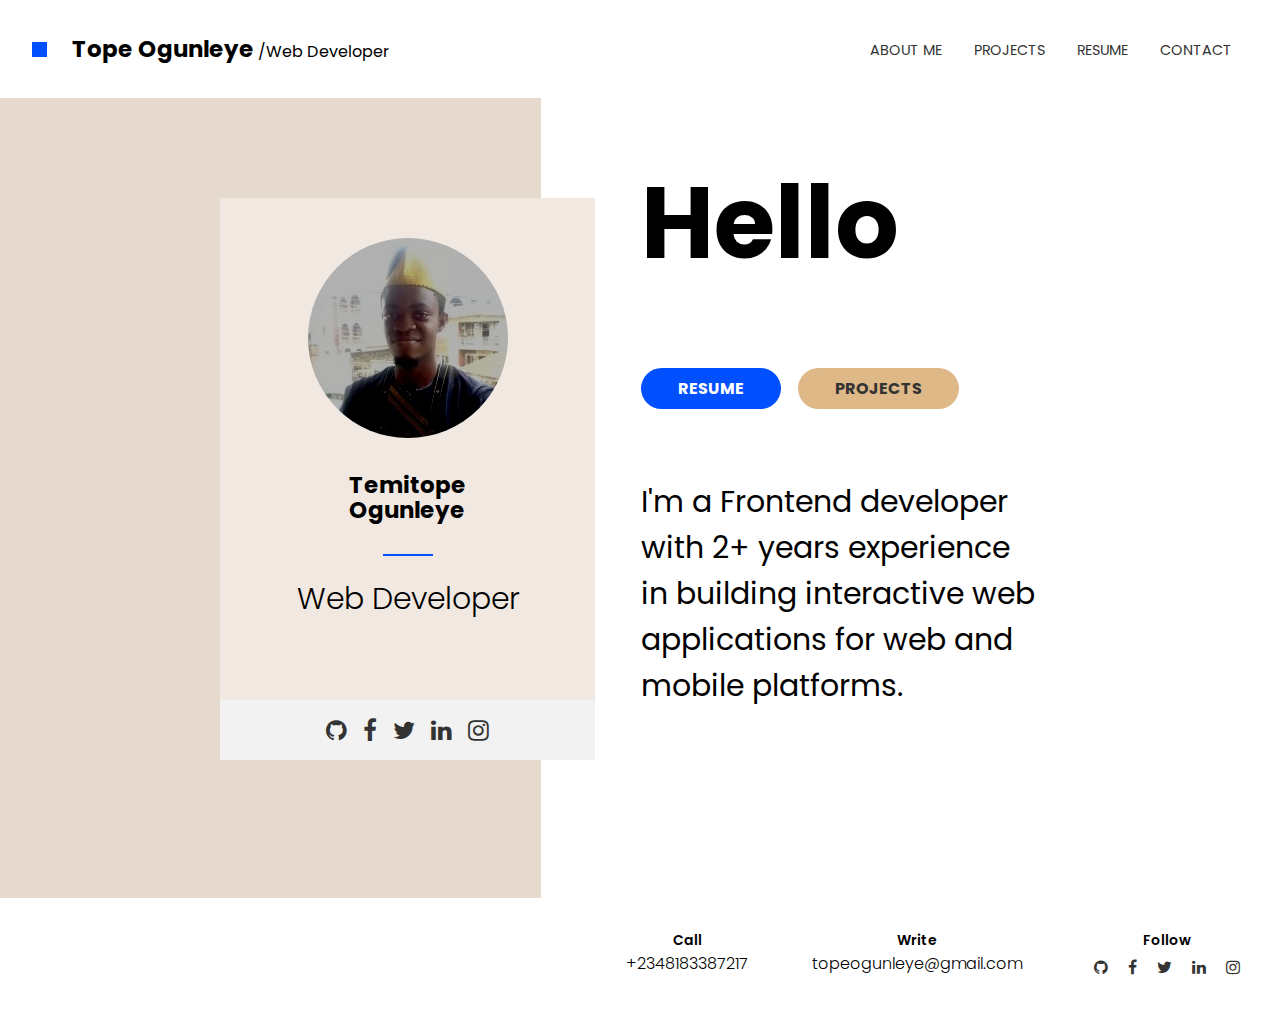
<file: index.html>
<!DOCTYPE html>
<html lang="en">
<head>
  <meta charset="UTF-8" />
  <meta name="viewport" content="width=device-width, initial-scale=1.0" />
  <meta name="description" content="Hello, I'm a Frontend developer with 2+ years experience in building interactive web applications for web and mobile platforms. Track record of maintaining a high bar for quality of code and working aggressively to eliminate unnecessary duplication and unused code.">
  <meta name="keywords" content="web developer, javascript developer, html, css, javascript, developer, Frontend developer, developer portfolio, temitope ogunleye, temitope, ogunleye">
  <title>Tope Ogunleye | Portfolio</title>
  <link
  rel="stylesheet"
  href="https://cdnjs.cloudflare.com/ajax/libs/font-awesome/4.7.0/css/font-awesome.min.css"
/>
<link rel="stylesheet" href="css/style.css" />
<!-- <link
  rel="stylesheet"
  media="screen and (min-width: 361px) and (max-width: 854px)"
  href="css/mobile.css"
/> -->
<link
  rel="stylesheet"
  media="screen and (max-width: 854px)"
  href="css/mobile360.css"
/>
<link
  rel="stylesheet"
  media="screen and (max-height: 540px)"
  href="css/tablet.css"
/>
<link 
rel="stylesheet"
media="screen
and (device-width : 768px) 
and (device-height: 1024px)"
href="css/ipad.css"
/>
<link
  rel="stylesheet"
  media="screen and (max-width: 854px)"
  href="css/menu.css"
/>
</head>
<body>
<nav id="navbar">
  <div class="left-sidebar">
        <span class="name"
        ><div class="tinybox"></div>
          Tope Ogunleye</span
        >
    <span class="job">&#47;Web Developer</span>
  </div>
  <div class="menu-wrap">
    <button class="ham"></button>
    <div>
      <div class="navbar right-sidebar">
        <ul>
          <li><a href="./index.html" id="about" class="menuLink">ABOUT ME</a></li>
          <li><a href="./projects.html" class="projects menuLink">PROJECTS</a></li>
          <li><a href="./resume.html" class="resume menuLink">RESUME</a></li>
          <li><a href="./contact.html" id="contact" class="menuLink">CONTACT</a></li>
        </ul>
      </div>
    </div>
  </div>
  </div>
</nav>

<div class="background">
  <div class="about-me">
    <div class="background-container">
      <div class="background-left">
        <div class="profile-container">
        <div class="profile-image">
        <img src="img/Profile.jpg" alt="profile image" />
    
        <p class="myname"><span>Temitope</span><span>Ogunleye</span></p>
    
        <div class="horizontal-line"></div>
    
        <p>Web Developer</p>
    
        <div class="profile-image-btn">
          <a href="./resume.html" class="btn btn-blue resume-button"
            >RESUME</a
          >
          <a
            href="./projects.html"
            class="btn btn-brown projects"
            >PROJECTS</a
          >
        </div>
            <div class="social-media">
                      <a
                  href="https://github.com/topeogunleye
                    "
                  class="fa fa-github"
                  target="_blank"
                ></a>
                <a
                  href="https://web.facebook.com/topeogunleye21
                "
                  class="fa fa-facebook"
                  target="_blank"
                ></a>
                <a
                  href="https://twitter.com/temi_web
                "
                  class="fa fa-twitter"
                  target="_blank"
                ></a>
                <a
                  href="https://www.linkedin.com/in/ogunleye
                "
                  class="fa fa-linkedin"
                  target="_blank"
                ></a>
                <a
                  href="https://www.instagram.com/topeogunleye1/
                "
                  class="fa fa-instagram"
                  target="_blank"
                ></a>
                    </div>
          </div>
        </div>
      </div>
      <div class="background-right">
        <div class="bg-right-container">
          <p class="header">Hello</p>
          <div class="bg-right-btn">
          <a href="./resume.html" class="btn btn-blue resume">RESUME</a>
          <a href="./projects.html" class="btn btn-brown projects">PROJECTS</a>
          </div>
          <div class="dev-description">
            <p class="first-p">
              I'm a Frontend developer with 2+ years experience in building
              interactive web applications for web and mobile platforms.
            </p>
    
          </div>
        </div>
      </div>
    </div>
    </div>
</div>

<footer class="footer">
  <div class="contact">
    <div class="call">
      <h3>Call</h3>
      <p>+2348183387217</p>
    </div>
    <div class="write">
      <h3>Write</h3>
      <p>topeogunleye@gmail.com</p>
    </div>
    <div class="follow">
      <h3>Follow</h3>
      <div class="follow-links">
        <a
                href="https://github.com/topeogunleye
                "
                class="fa fa-github"
                target="_blank"
        ></a>
        <a
                href="https://web.facebook.com/topeogunleye21
            "
                class="fa fa-facebook"
                target="_blank"
        ></a>
        <a
                href="https://twitter.com/temi_web
            "
                class="fa fa-twitter"
                target="_blank"
        ></a>
        <a
                href="https://www.linkedin.com/in/ogunleye
            "
                class="fa fa-linkedin"
                target="_blank"
        ></a>
        <a
                href="https://www.instagram.com/topeogunleye1/
            "
                class="fa fa-instagram"
                target="_blank"
        ></a>
      </div>
    </div>
  </div>
</footer>
<script src="script.js"></script>
</body>
</html>
</file>
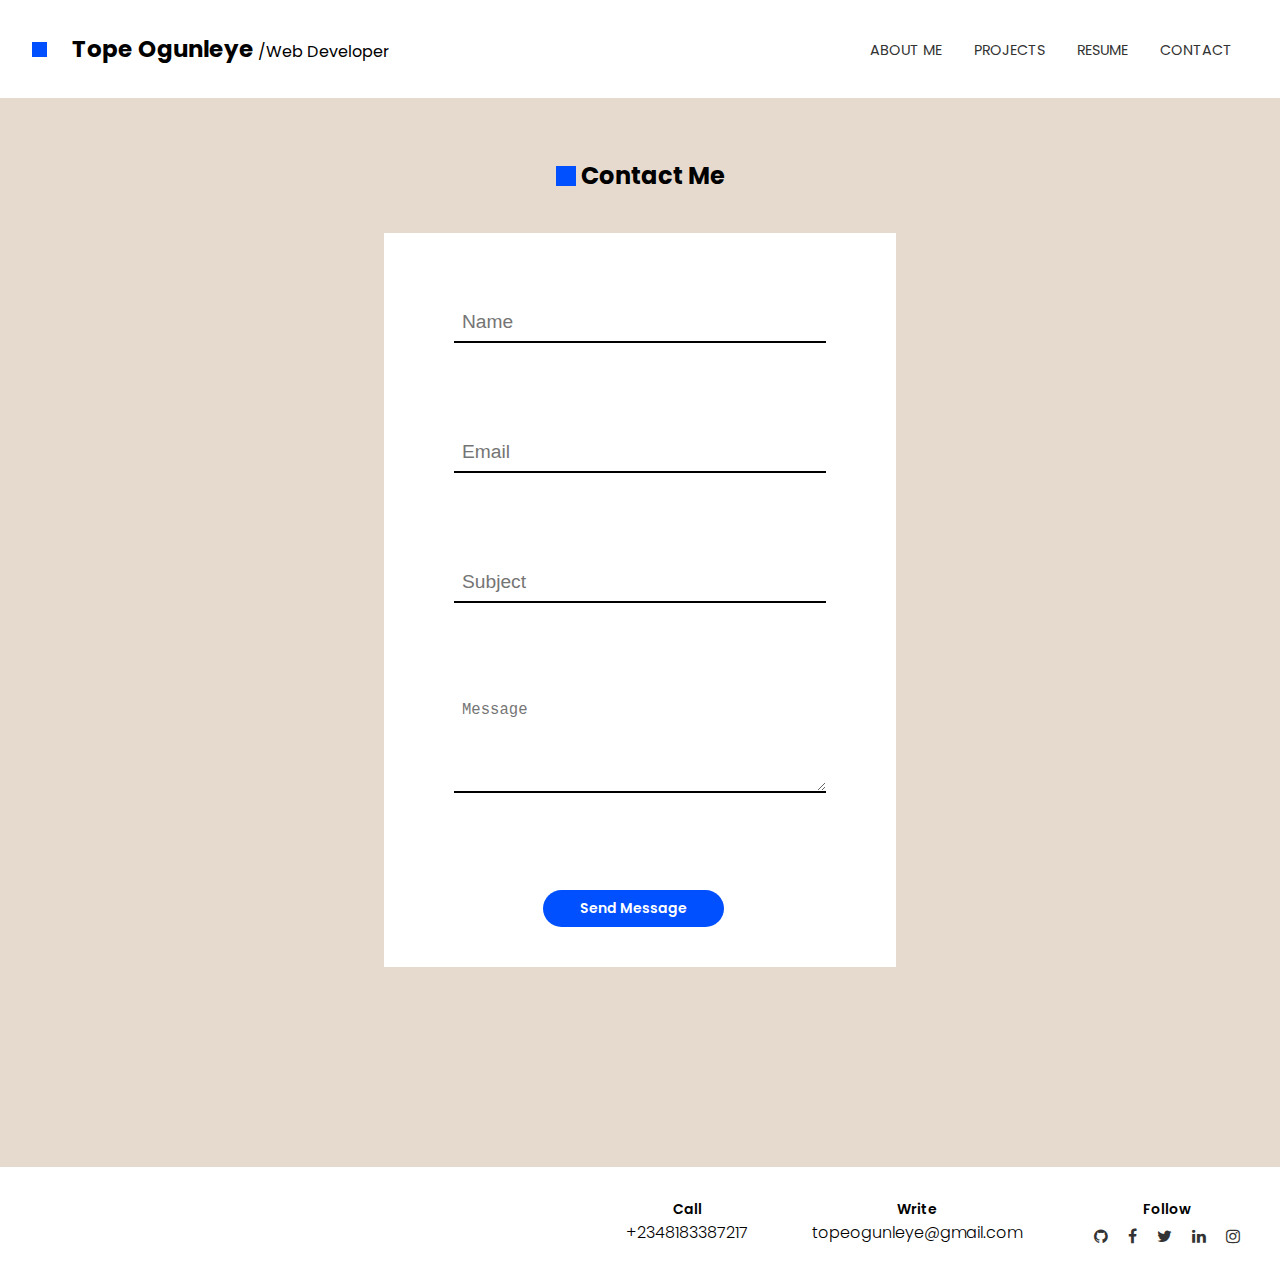
<file: contact.html>
<!DOCTYPE html>
<html lang="en">
  <head>
    <meta charset="UTF-8" />
    <meta name="viewport" content="width=device-width, initial-scale=1.0" />
    <title>Document</title>
    <link
      rel="stylesheet"
      href="https://cdnjs.cloudflare.com/ajax/libs/font-awesome/4.7.0/css/font-awesome.min.css"
    />
    <link rel="stylesheet" href="css/style.css" />
    <link
      rel="stylesheet"
      media="screen and (max-width: 414px)"
      href="css/mobile.css"
    />
    <link
      rel="stylesheet"
      media="screen and (max-height: 540px)"
      href="css/tablet.css"
    />
    <link
      rel="stylesheet"
      media="screen
    and (device-width : 768px) 
    and (device-height: 1024px)"
      href="css/ipad.css"
    />
    <link
      rel="stylesheet"
      media="screen and (max-width: 854px)"
      href="css/menu.css"
    />
  </head>
  <body>
    <nav id="navbar">
      <div class="left-sidebar">
            <span class="name"
            ><div class="tinybox"></div>
              Tope Ogunleye</span
            >
        <span class="job">&#47;Web Developer</span>
      </div>
      <div class="menu-wrap">
        <button class="ham"></button>
        <div>
          <div class="navbar right-sidebar">
            <ul>
              <li><a href="./index.html" id="about" class="menuLink">ABOUT ME</a></li>
              <li><a href="./projects.html" class="projects menuLink">PROJECTS</a></li>
              <li><a href="./resume.html" class="resume menuLink">RESUME</a></li>
              <li><a href="./contact.html" id="contact" class="menuLink">CONTACT</a></li>
            </ul>
          </div>
        </div>
      </div>
      </div>
    </nav>
    

    <div class="background">
      <h2 class="contact">
        <div class="tinybox-resume"></div>
        Contact Me
      </h2>

      <!-- Contact Section -->
      <form class="form-style-9">
        <ul>
          <li>
            <input
              type="text"
              name="field1"
              class="field-style field-full align-none"
              placeholder="Name"
            />
          </li>
          <li>
            <input
              type="email"
              name="field3"
              class="field-style field-full align-none"
              placeholder="Email"
            />
          </li>
          <li>
            <input
              type="text"
              name="field3"
              class="field-style field-full align-none"
              placeholder="Subject"
            />
          </li>
          <li>
            <textarea
              name="field5"
              class="field-style"
              placeholder="Message"
            ></textarea>
          </li>
          <li>
            <!-- <input class="btn btn-blue download"type="submit" value="Send Message" /> -->
            <div class="center">
              <a href="" class="btn btn-blue download">Send Message</a>
            </div>
          </li>
        </ul>
      </form>
    </div>

    <footer class="footer reduce-margin">
      <div class="contact">
        <div class="call">
          <h3>Call</h3>
          <p>+2348183387217</p>
        </div>
        <div class="write">
          <h3>Write</h3>
          <p>topeogunleye@gmail.com</p>
        </div>
        <div class="follow">
          <h3>Follow</h3>
          <div class="follow-links">
            <a
              href="https://github.com/topeogunleye
                "
              class="fa fa-github"
              target="_blank"
            ></a>
            <a
              href="https://web.facebook.com/topeogunleye21
            "
              class="fa fa-facebook"
              target="_blank"
            ></a>
            <a
              href="https://twitter.com/temi_web
            "
              class="fa fa-twitter"
              target="_blank"
            ></a>
            <a
              href="https://www.linkedin.com/in/ogunleye
            "
              class="fa fa-linkedin"
              target="_blank"
            ></a>
            <a
              href="https://www.instagram.com/topeogunleye1/
            "
              class="fa fa-instagram"
              target="_blank"
            ></a>
          </div>
        </div>
      </div>
    </footer>
    <script src="script.js"></script>
  </body>
</html>
</file>
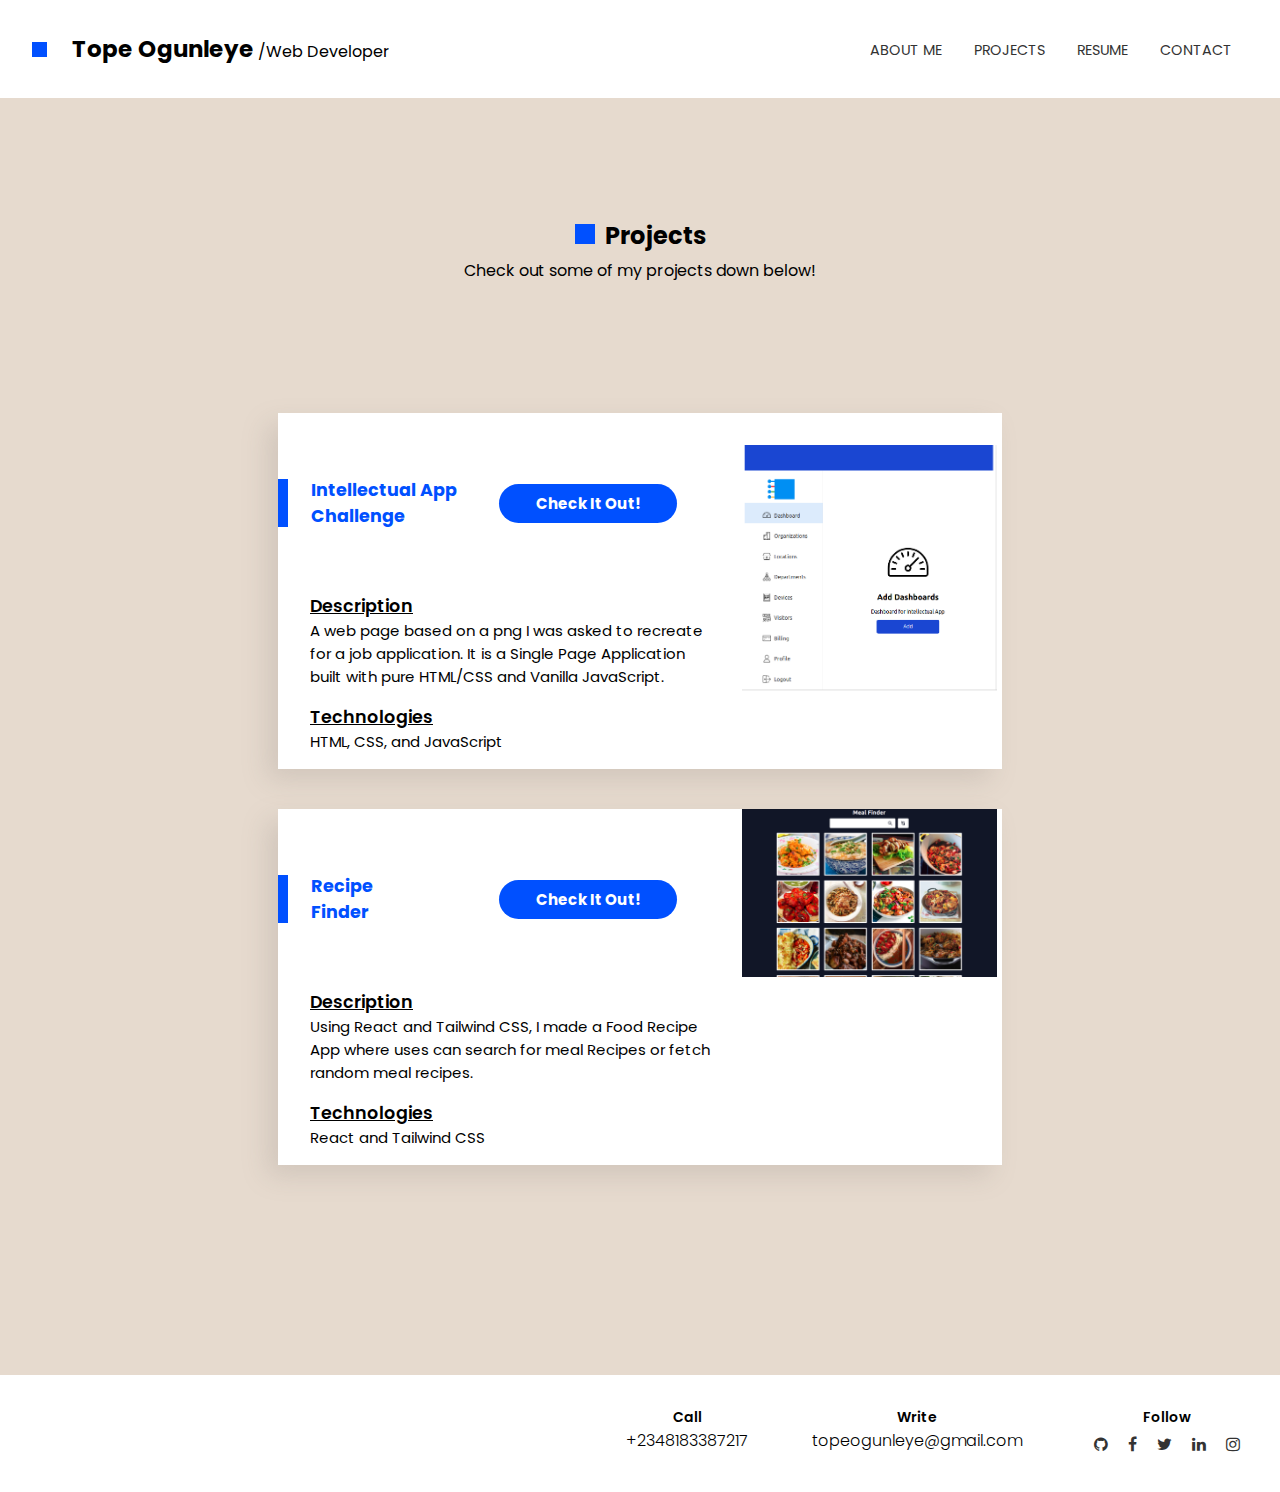
<file: projects.html>
<!DOCTYPE html>
<html lang="en">
  <head>
    <meta charset="UTF-8" />
    <meta name="viewport" content="width=device-width, initial-scale=1.0" />
    <title>Document</title>
    <link
    rel="stylesheet"
    href="https://cdnjs.cloudflare.com/ajax/libs/font-awesome/4.7.0/css/font-awesome.min.css"
/>
<link rel="stylesheet" href="css/style.css" />
<!-- <link
  rel="stylesheet"
  media="screen and (min-width: 361px) and (max-width: 854px)"
  href="css/mobile.css"
/> -->
<link
  rel="stylesheet"
  media="screen and (max-width: 854px)"
  href="css/mobile360.css"
/>
<link
    rel="stylesheet"
    media="screen and (max-height: 540px)"
    href="css/tablet.css"
/>
<link 
  rel="stylesheet"
 media="screen
and (device-width : 768px) 
and (device-height: 1024px)"
href="css/ipad.css"
/>
<link
    rel="stylesheet"
    media="screen and (max-width: 854px)"
    href="css/menu.css"
/>
  </head>
  <body>
    <nav id="navbar">
      <div class="left-sidebar">
            <span class="name"
            ><div class="tinybox"></div>
              Tope Ogunleye</span
            >
        <span class="job">&#47;Web Developer</span>
      </div>
      <div class="menu-wrap">
        <button class="ham"></button>
        <div>
          <div class="navbar right-sidebar">
            <ul>
              <li><a href="./index.html" id="about" class="menuLink">ABOUT ME</a></li>
              <li><a href="./projects.html" class="projects menuLink">PROJECTS</a></li>
              <li><a href="./resume.html" class="resume menuLink">RESUME</a></li>
              <li><a href="./contact.html" id="contact" class="menuLink">CONTACT</a></li>
            </ul>
          </div>
        </div>
      </div>
      </div>
    </nav>
    

    <div class="background">
      <h2 class="projects">
        <div class="tinybox-resume"></div>
        Projects
      </h2>

      <p>Check out some of my projects down below!</p>
      <div id="projects">
        <div class="project-container box">
          <div class="project-text exp-left one">
            <div class="project-headline">
              <div class="bar"></div>
              <div class="heading-container">
                <h3>Intellectual App</h3>
                <h3>Challenge</h3>
              </div>
              <div class="button">
                <a
                  href="https://intellectualapp.netlify.app/#"
                  class="btn btn-blue"
                  target="_blank"
                  >Check It Out!</a
                >
              </div>
            </div>

            <h3 class="project-description">Description</h3>
            <p>
              A web page based on a png I was asked to recreate for a job
              application. It is a Single Page Application built with pure
              HTML/CSS and Vanilla JavaScript.
            </p>

            <h3 class="project-description">Technologies</h3>
            <p>HTML, CSS, and JavaScript</p>
          </div>
          <div class="project-picture exp-right">
            <img src="./img/project1.png" alt="project one" class="p-image" />
          </div>
        </div>
      </div>

      <div id="projects">
        <div class="project-container box">
          <div class="project-text exp-left two">
            <div class="project-headline edgeledger">
              <div class="bar"></div>
              <div class="heading-container ">
                <h3>Recipe</h3>
                <h3>Finder</h3>
              </div>
              <div class="button">
                <a
                  href="https://recipeforninjas.com"
                  class="btn btn-blue"
                  target="_blank"
                  >Check It Out!</a
                >
              </div>
            </div>

            <h3 class="project-description">Description</h3>
            <p>
               Using React and Tailwind CSS, I made a Food Recipe App where uses can search for meal Recipes or fetch random meal recipes.
            </p>

            <h3 class="project-description">Technologies</h3>
            <p>React and Tailwind CSS</p>
          </div>
          <div class="project-picture exp-right edgeledger">
            <img src="./img/project2.png" alt="project one" class="p-image" />
          </div>
        </div>
      </div>
    </div>

    <footer class="footer reduce-margin">
      <div class="contact">
        <div class="call">
          <h3>Call</h3>
          <p>+2348183387217</p>
        </div>
        <div class="write">
          <h3>Write</h3>
          <p>topeogunleye@gmail.com</p>
        </div>
        <div class="follow">
          <h3>Follow</h3>
          <div class="follow-links">
            <a
              href="https://github.com/topeogunleye
                "
              class="fa fa-github"
              target="_blank"
            ></a>
            <a
              href="https://web.facebook.com/topeogunleye21
            "
              class="fa fa-facebook"
              target="_blank"
            ></a>
            <a
              href="https://twitter.com/temi_web
            "
              class="fa fa-twitter"
              target="_blank"
            ></a>
            <a
              href="https://www.linkedin.com/in/ogunleye
            "
              class="fa fa-linkedin"
              target="_blank"
            ></a>
            <a
              href="https://www.instagram.com/topeogunleye1/
            "
              class="fa fa-instagram"
              target="_blank"
            ></a>
          </div>
        </div>
      </div>
    </footer>
    <script src="script.js"></script>
  </body>
</html>
</file>
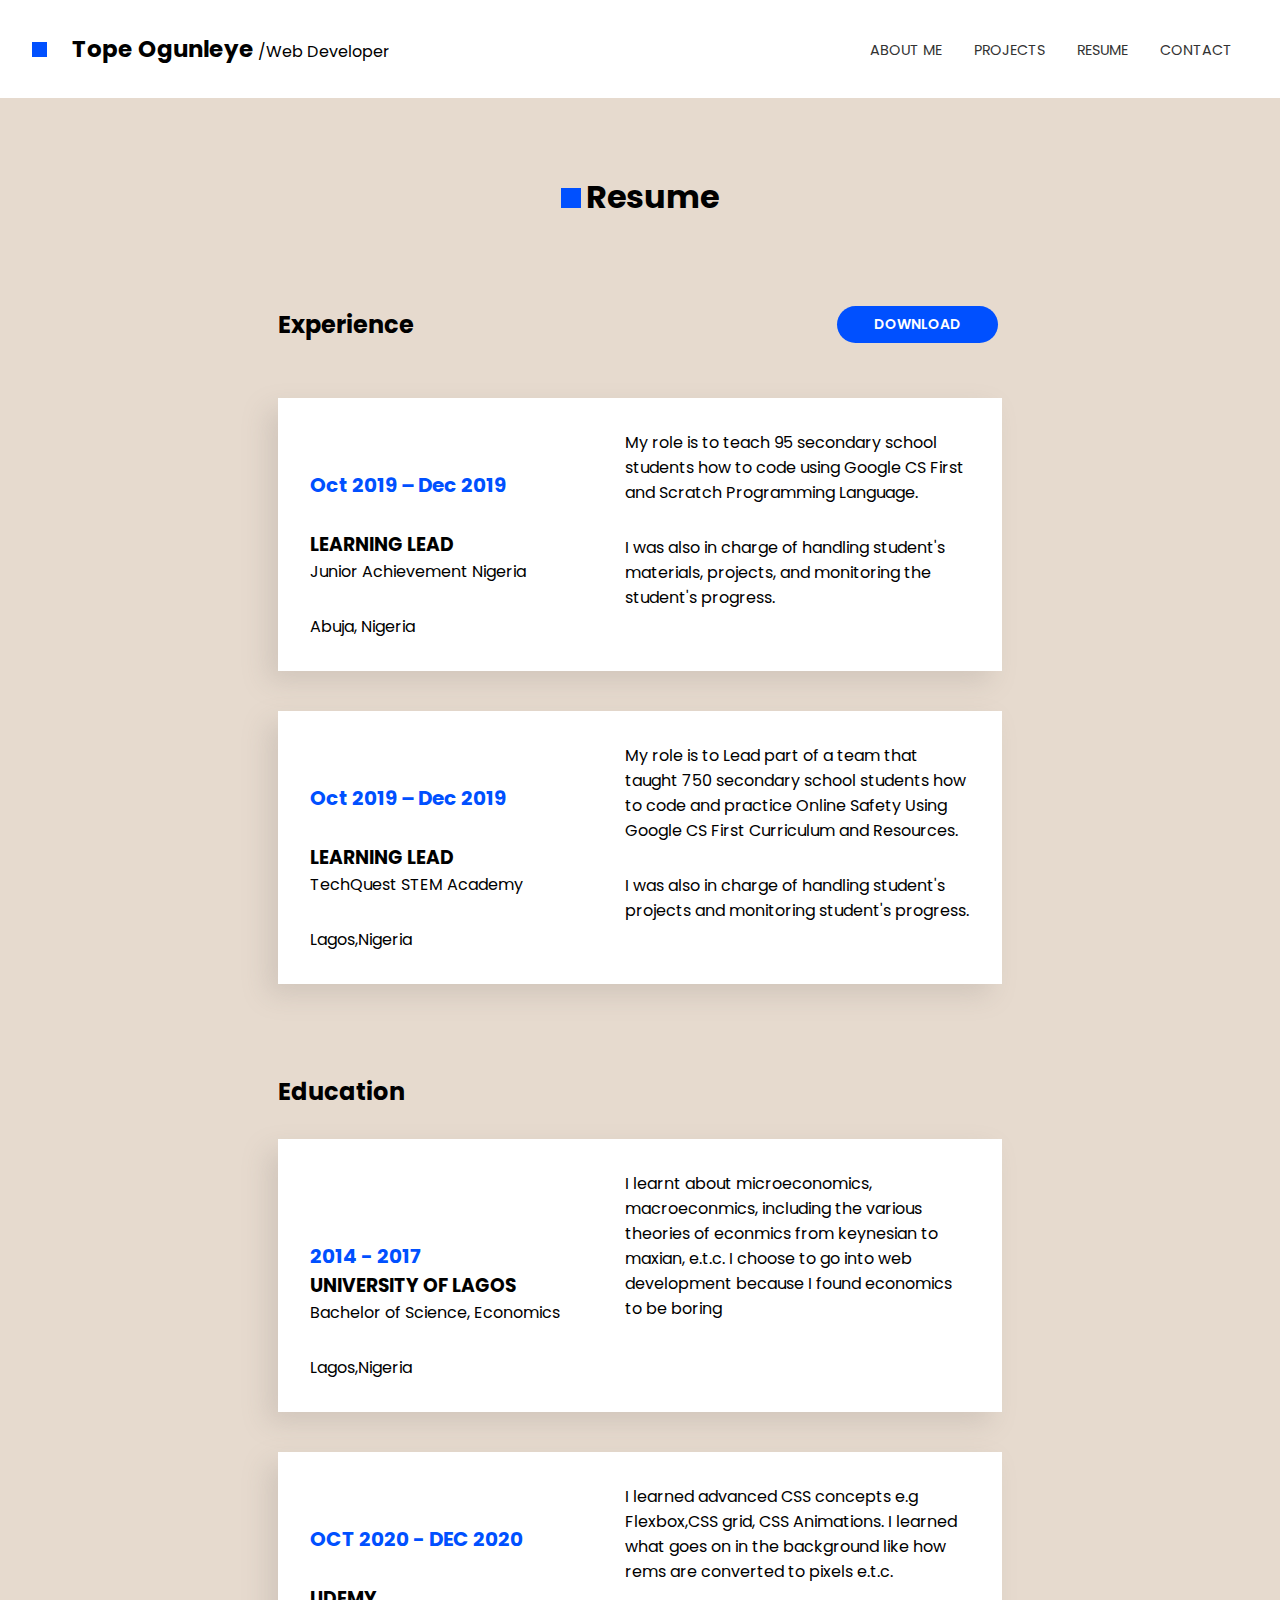
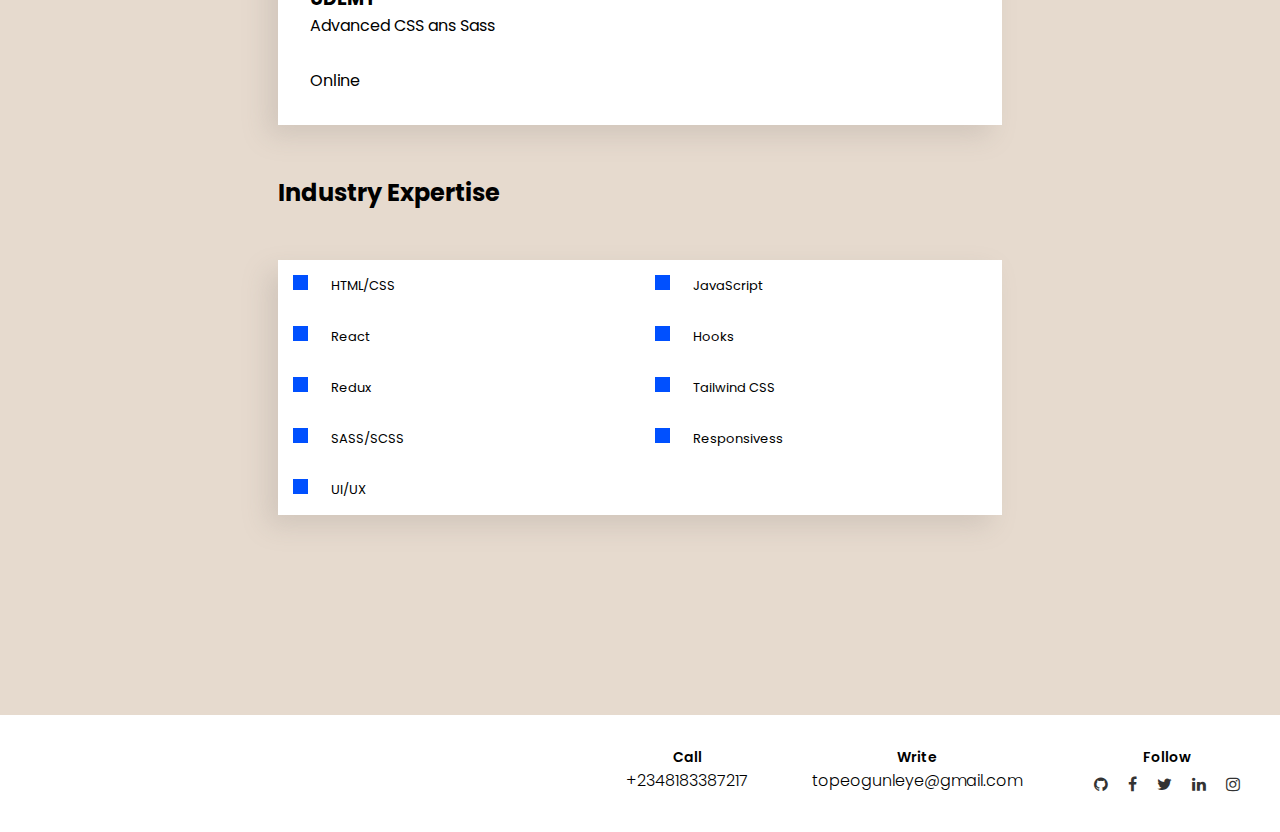
<file: resume.html>
<!DOCTYPE html>
<html lang="en">
<head>
    <meta charset="UTF-8" />
    <meta name="viewport" content="width=device-width, initial-scale=1.0" />
    <title>Document</title>
    <link
    rel="stylesheet"
    href="https://cdnjs.cloudflare.com/ajax/libs/font-awesome/4.7.0/css/font-awesome.min.css"
/>
<link rel="stylesheet" href="css/style.css" />
<!-- <link
  rel="stylesheet"
  media="screen and (min-width: 361px) and (max-width: 854px)"
  href="css/mobile.css"
/> -->
<link
  rel="stylesheet"
  media="screen and (max-width: 854px)"
  href="css/mobile360.css"
/>
<link
    rel="stylesheet"
    media="screen and (max-height: 540px)"
    href="css/tablet.css"
/>
<link 
  rel="stylesheet"
 media="screen
and (device-width : 768px) 
and (device-height: 1024px)"
href="css/ipad.css"
/>
<link
    rel="stylesheet"
    media="screen and (max-width: 854px)"
    href="css/menu.css"
/>
</head>
<body>
    <nav id="navbar">
        <div class="left-sidebar">
              <span class="name"
              ><div class="tinybox"></div>
                Tope Ogunleye</span
              >
          <span class="job">&#47;Web Developer</span>
        </div>
        <div class="menu-wrap">
          <button class="ham"></button>
          <div>
            <div class="navbar right-sidebar">
              <ul>
                <li><a href="./index.html" id="about" class="menuLink">ABOUT ME</a></li>
                <li><a href="./projects.html" class="projects menuLink">PROJECTS</a></li>
                <li><a href="./resume.html" class="resume menuLink">RESUME</a></li>
                <li><a href="./contact.html" id="contact" class="menuLink">CONTACT</a></li>
              </ul>
            </div>
          </div>
        </div>
        </div>
      </nav>
      
<div class="background resume">
    <h1><div class="tinybox-resume"></div>Resume</h1>
    <div class="header-container">
      <h2>Experience</h2>
      <a href="./cv/cv.pdf" class="btn btn-blue download item" target="_blank">DOWNLOAD</a>
    </div>

    <!-- Experience Section -->
    <div class="experience box resume">
      <div class="exp-left resume">
        <p class="date">Oct 2019 – Dec 2019</p>

        <h3>LEARNING LEAD</h3>
        <p class="company">Junior Achievement Nigeria</p>

        <p>Abuja, Nigeria</p>
      </div>

      <div class="exp-right">
        <p>
          <span class="first-paragraph"
            >My role is to teach 95 secondary school students how to code
            using Google CS First and Scratch Programming Language.</span
          >
          <span class="second-paragraph"
            >I was also in charge of handling student's materials, projects,
            and monitoring the student's progress.</span
          >
        </p>

        <p></p>
      </div>
    </div>

    <div class="experience box resume">
      <div class="exp-left resume">
        <p class="date">Oct 2019 – Dec 2019</p>

        <h3>LEARNING LEAD</h3>
        <p class="company">TechQuest STEM Academy</p>

        <p>Lagos,Nigeria</p>
      </div>

      <div class="exp-right">
        <p>
          <span class="first-paragraph"
            >My role is to Lead part of a team that taught 750 secondary
            school students how to code and practice Online Safety Using
            Google CS First Curriculum and Resources.</span
          >
          <span class="second-paragraph"
            >I was also in charge of handling student's projects and
            monitoring student's progress.</span
          >
        </p>

        <p></p>
      </div>
    </div>

    <div class="header-container">
      <h2 class="edu-head">Education</h2>
    </div>
    <div class="education box resume">
      <div class="exp-left resume">
        <p class="date first-edu">2014 - 2017</p>

        <h3>UNIVERSITY OF LAGOS</h3>
        <p class="company">Bachelor of Science, Economics</p>

        <p>Lagos,Nigeria</p>
      </div>

      <div class="exp-right">
        <p>
          I learnt about microeconomics, macroeconmics, including the various
          theories of econmics from keynesian to maxian, e.t.c. I choose to go
          into web development because I found economics to be boring
        </p>

        <p></p>
      </div>
    </div>

    <div class="education box resume">
      <div class="exp-left resume">
        <p class="date">OCT 2020 - DEC 2020</p>

        <h3>UDEMY</h3>
        <p class="company">Advanced CSS ans Sass</p>

        <p>Online</p>
      </div>

      <div class="exp-right">
        <p>
          I learned advanced CSS concepts e.g Flexbox,CSS grid, CSS
          Animations. I learned what goes on in the background like how rems
          are converted to pixels e.t.c.
        </p>

        <p></p>
      </div>
    </div>

    <!-- Skills/ Languagues Section -->
    <h2 class="header-container ind-head">Industry Expertise</h2>
    <div class="industry-skills box resume">
          <ul class="industry-expertise">
            <li class="firstitem item">
              <a href="#"
                ><div class="tinybox"></div>
                HTML/CSS</a
              >
            </li>
            <li class="item">
              <a href="#"
                ><div class="tinybox"></div>
                JavaScript</a
              >
            </li>
            <li class="item">
              <a href="#"
                ><div class="tinybox"></div>
                React</a
              >
            </li>
            <li class="item">
              <a href="#"
                ><div class="tinybox"></div>
                Hooks</a
              >
            </li>
            <li class="item">
              <a href="#"
                ><div class="tinybox"></div>
                Redux</a
              >
            </li>
            <li class="item">
              <a href="#"
                ><div class="tinybox"></div>
                Tailwind CSS</a
              >
            </li>
            <li class="item">
            <a href="#"
              ><div class="tinybox "></div>
              SASS/SCSS</a
            >
          </li>
          <li class="item">
          <a href="#"
            ><div class="tinybox"></div>
            Responsivess</a
          >
        </li>
        <li class="item">
        <a href="#"
          ><div class="tinybox"></div>
          UI/UX</a
        >
      </li>
          </ul>

   
    </div>
    </div>
</div>

<footer class="footer reduce-margin reduce-width-resume">
    <div class="contact">
        <div class="call">
            <h3>Call</h3>
            <p>+2348183387217</p>
        </div>
        <div class="write">
            <h3>Write</h3>
            <p>topeogunleye@gmail.com</p>
        </div>
        <div class="follow">
            <h3>Follow</h3>
            <div class="follow-links">
                <a
                href="https://github.com/topeogunleye
                  "
                class="fa fa-github"
                target="_blank"
              ></a>
              <a
                href="https://web.facebook.com/topeogunleye21
              "
                class="fa fa-facebook"
                target="_blank"
              ></a>
              <a
                href="https://twitter.com/temi_web
              "
                class="fa fa-twitter"
                target="_blank"
              ></a>
              <a
                href="https://www.linkedin.com/in/ogunleye
              "
                class="fa fa-linkedin"
                target="_blank"
              ></a>
              <a
                href="https://www.instagram.com/topeogunleye1/
              "
                class="fa fa-instagram"
                target="_blank"
              ></a>
            </div>
        </div>
    </div>
</footer>
<script src="script.js"></script>
</body>
</html>
</file>
<file: css/style.css>
@import url("https://fonts.googleapis.com/css2?family=Poppins:wght@200;300;600;700&display=swap");
:root {
  --shd: -11.31px 11.31px 25px 0px rgba(138,131,124,0.23);
}
* {
  box-sizing: border-box;
  margin: 0;
  padding: 0;
  -shd: -11.31px 11.31px 25px 0px rgba(138,131,124,0.23);
}
.html {
  scroll-behavior: smooth;
}
body {
  font-family: "Poppins", sans-serif;
  height: 100vh;
}

#navbar {
  display: flex;
  position: sticky;
  top: 0;
  justify-content: space-between;
  background: #fff;
  z-index: 2;
  padding: 2rem;
  align-items: center;
}

.left-sidebar .name {
  font-weight: 700;
  font-size: 23px;
}

button {
  display: none;
}

#navbar ul {
  display: flex;
  align-items: center;
  list-style: none;
}

#navbar ul li a {
  color: #333;
  padding: 0.75rem;
  margin: 0 0.25rem;
  justify-content: space-between;
  transition: all 0.4s ease;
  font-size: 90%;
}

/* #navbar ul li a:active {
  color: #0050ff;
} */

.right-sidebar ul li a {
  text-decoration: none;
}

.menu-wrap .toggler {
  opacity: 0;
}

.background {
  transition: all;
  will-change: all;
  animation-duration: 1.2s;
  transition-timing-function: ease-in-out;
  animation-fill-mode: both;
  animation-name: fadeIn;
}

.background-container {
  display: flex;
  transition: all;
  will-change: all;
  animation-duration: 1.2s;
  transition-timing-function: ease-in-out;
  animation-fill-mode: both;
  animation-name: fadeIn;
}
.background-left {
  width: 541px;
  background: #e6dace;
  height: 800px;
  position: relative;
}

.background-right {
  width: 809px;
  height: 800px;
  background: #fff;
  position: relative;
}

.background-right .header {
  font-size: 100px;
  font-weight: 700;
  margin-top: 50px;
  padding-bottom: 70px;
}

.bg-right-container {
  background: #fff;
  width: 400px;
  height: 600px;
  position: absolute;
  left: 100px;
}

.profile-image-btn {
  display: none;
}

.profile-container {
  width: 375px;
  height: 533px;
  background: #f0e8e1;
  z-index: 1;
  position: absolute;
  top: 100px;
  left: 220px;
  border: 2px;
}

.profile-image {
  display: flex;
  justify-content: space-between;
  flex-direction: column;
  place-items: center;
  font-family: "Poppins", sans-serif;
  font-size: 13px;
  /* line-height: 1.1; */
  font-weight: 700;
  position: relative;
}
.profile-image img {
  border-radius: 100px;
  margin-top: 40px;
}

.profile-image p {
  /* margin-top: 0px;
  font-weight: 300;
  font-size: 20px;
  letter-spacing: .3em; */
}

.profile-image .myname {
  font-size: 23px;
  line-height: 1.1;
  display: flex;
  flex-direction: column;
  margin-top: 35px;
  margin-bottom: 30px;
}

.horizontal-line {
  width: 50px;
  height: 2px;
  background: #0050ff;
  margin-top: 0;
  margin-bottom: 20px;
}

.horizontal-line + p {
  font-size: 30px;
  font-weight: 300;
}

.social-media {
  width: 100%;
  background: #f2f2f2;
  display: flex;
  justify-content: center;
  font-size: 24px;
  padding: 10px;
  margin-top: 78px;
  bottom: 0;
}

/* Button Styling */
.btn:link,
.btn:visited {
  text-decoration: none;
  padding: 6.5px 40px;
  display: inline-block;
  border-radius: 100px;
  transition: all 0.2s;
  position: relative;
  margin-right: 13px;
}

.btn:hover {
  transform: translateY(-3px);
  box-shadow: 0 10px 20px rgba(0, 0, 0, 0.2);
}

.btn:active {
  transform: translateY(-1px);
  box-shadow: 0 5px 10px rgba(0, 0, 0, 0.2);
}

.btn-blue {
  background-color: #0050ff;
  color: #fff;
  font-weight: 700;
}

.btn-brown {
  background-color: #deb887;
  color: #333;
  font-weight: 700;
  /* border: 1px solid #333; */
}

.btn::after {
  content: "";
  display: inline-block;
  height: 100%;
  width: 100%;
  border-radius: 100px;
  position: absolute;
  top: 0;
  left: 0;
  z-index: -1;
  transition: all 0.4s;
}

.btn-blue::after {
  background-color: #0050ff;
}

.btn-brown::after {
  background-color: #deb887;
}

.btn:hover::after {
  /* opacity: 0.7; */
  transform: scaleX(1.4) scaleY(1.6);
  opacity: 0;
}

.dev-description .first-p {
  margin-bottom: 30px;
  margin-top: 70px;
  font-size: 30px;
}

.background-right .bg-right-container .dev-description {
  font-size: 16px;
}

.footer {
  display: flex;
  justify-content: flex-end;
}
.call h3,
.write h3,
.follow h3 {
  font-weight: 600;
  font-size: 14px;
}
.call p,
.write p,
.follow p {
  font-weight: 300;
}

.contact {
  display: flex;
}

.call,
.write,
.follow {
  padding: 2rem;
  text-align: center;
  font-weight: 600;
}

.fa {
  color: #333;
  text-decoration: none;
  padding: 8px;
}

/* Others */
.background {
  background: #e6dace;
  display: grid;
  place-items: center;
}

.background h1 {
  margin-top: 75px;
  margin-bottom: 80px;
}

h2.projects {
  margin-top: 120px;
}

.projects + p {
  margin-top: 5px;
  margin-bottom: 100px;
}
.header-container {
  display: flex;
  justify-content: space-between;
  align-items: center;
  width: 725px;
  margin-bottom: 0;
}

.header-container .item {
    flex: 1 1 150px; /*  Stretching: */
    flex: 0 1 150px; /*  No stretching: */
    margin: 5px;
}

.header-container .edu-head {
  margin-top: 80px;
}

.ind-head {
  margin-top: 40px;
}

.header-container:first-of-type {
  margin-bottom: 20px;
}

a.btn.btn-blue.download {
  font-weight: 600;
  font-size: 14px;
}

/* Experience Section */
.box {
  background: #fff;
  width: 724px;
  height: 400px;
  height: fit-content;
  margin-top: 30px;
  margin-bottom: 10px;
  display: flex;
  justify-content: space-between;
  position: relative;
  box-shadow: var(--shd,0 1px 4px rgba(0,0,0,.6));
}

.exp-left {
  padding: 2rem;
  margin-top: 70px;
}

.exp-left .date {
  transform: translateY(-30px);
  color: #0050ff;
  font-weight: 700;
  font-size: 20px;
}

.exp-left .company {
  margin-bottom: 30px;
}

.exp-right {
  padding: 2rem;
  margin-top: 42px;
  margin-top: 0;
}

.exp-right.edgeledger {
  padding-top: 0;
  padding-bottom: 0;
}

.exp-right p {
  width: 345px;
  height: 100px;
}

.exp-right .first-paragraph {
  margin-bottom: 30px;
}

.exp-right p span {
  display: block;
}

/* Education Section */
.education .exp-left .first-edu {
  transform: translateY(0);
}

/* Skills/ Languagues Section */
/* Industry Skill */
prog-list ul {
  display: grid;
  grid-template: 50px 50px 50px/ 200px 200px;
  position: absolute;
  left: 50px;
  top: 100px;
}

/* Programming Languague Proficiency */

.industry-expertise li {
  list-style: none;
  padding: 10px;
  width: 240px;
  display: flex;
}

.industry-expertise li a {
  text-decoration: none;
  font-size: 13px;
  color: black;
  width: inherit;
}

.industry-expertise {
  display: flex;
  flex-wrap: wrap;
  justify-content: center;
}

.industry-expertise .item {
  flex: 1 1 150px; /*  Stretching: */
 
  margin: 5px;
}

.industry-expertise-h2 {
  display: flex;
  align-items: flex-start;
}

.industry-skills h2 {
  margin-left: 40px;
}

/* Utility Classes */
.tinybox {
  width: 15px;
  height: 15px;
  background: #0050ff;
  display: inline-block;
  margin-right: 20px;
}

.tinybox-resume {
  width: 20px;
  height: 20px;
  background: #0050ff;
  display: inline-block;
  margin-right: 5px;
}

.bar {
  background: #0050ff;
  width: 24px;
  height: 48px;
  transform: translateX(-32px);
}

.btn:link,
.btn,
.btn:visited {
  text-decoration: none;
  padding: 8px 37px;
  display: inline-block;
  border-radius: 100px;
  transition: all 0.2s;
  position: relative;
}

.btn:hover {
  transform: translateY(-3px);
  box-shadow: 0 10px 20px rgba(0, 0, 0, 0.2);
}

.btn:active {
  transform: translateY(-1px);
  box-shadow: 0 5px 10px rgba(0, 0, 0, 0.2);
}

.btn-blue {
  background-color: #0050ff;
  color: #fff;
}

.btn::after {
  content: "";
  display: inline-block;
  height: 100%;
  width: 100%;
  border-radius: 100px;
  position: absolute;
  top: 0;
  left: 0;
  z-index: -1;
  transition: all 0.4s;
}

.btn-blue::after {
  background-color: #0050ff;
}

.btn:hover::after {
  /* opacity: 0.7; */
  transform: scaleX(1.4) scaleY(1.6);
  opacity: 0;
}
.button {
  width: 500px;
}

/* Projects Section */
.project-container {
  font-size: 15px;
}

.project-container.box {
 position: relative;
}

.top.box.resume h2 {
  padding-top: 40px;
}

div#projects:last-of-type,
div.industry-skills.box {
  margin-bottom: 200px;
}

.project-headline {
  display: flex;
  max-width: 400px;
  text-align: left;
  color: #0050ff;
  font-family: "Poppins", sans-serif;
  font-size: 15px;
  margin: 4rem 0;
  position: relative;
  align-items: center;
}

.heading-container {
  width: 400px;
  transform: translateX(-19px);
  margin-left: 10px;
}

div.project-text.exp-left {
  margin-top: 0;
  padding: 0;
  padding-left: 32px;
}

h3.project-description {
  font-weight: 600;
  text-decoration: underline;
}

.project-description + p {
  margin-bottom: 1rem;
}

.p-image {
  width: 255px;
}

/* Contact */
h2.contact {
  margin-top: 60px;
  display: flex;
  align-items: center;
}

.form-style-9 {
  width: 40%;
  height: auto;
  background: #fafafa;
  background: #ffffff;
  padding: 30px;
  margin: 0 auto;
  margin-top: 40px;
  margin-bottom: 200px;
  /* box-shadow: 1px 1px 25px rgba(0, 0, 0, 0.35);
	border-radius: 10px; */
  /* border: 6px solid #305A72; */
}
.form-style-9 ul {
  padding: 0;
  margin: 0;
  list-style: none;
}
.form-style-9 ul li {
  display: block;
  margin-bottom: 10px;
  min-height: 35px;
  padding: 40px;
}

.form-style-9 ul li:last-child {
  padding-bottom: 0;
}
.form-style-9 ul li .field-style {
  font-size: 120%;
  box-sizing: border-box;
  -webkit-box-sizing: border-box;
  -moz-box-sizing: border-box;
  padding: 8px;
  outline: none;
  border-bottom: 2px solid black;
  border-top: none;
  border-left: none;
  border-right: none;
  -webkit-transition: all 0.3s ease-in-out;
  -moz-transition: all 0.3s ease-in-out;
  -ms-transition: all 0.3s ease-in-out;
  -o-transition: all 0.3s ease-in-out;
}
.form-style-9 ul li .field-style:focus {
  border-bottom: 2px solid #0050ff;
  /* box-shadow: 0 0 5px #B0CFE0; */
  /* border:1px solid #B0CFE0; */
}
.form-style-9 ul li .field-split {
  width: 49%;
}
.form-style-9 ul li .field-full {
  width: 100%;
  font-size: 120%;
}
.form-style-9 ul li input.align-left {
  float: left;
  font-size: 120%;
}
.form-style-9 ul li input.align-right {
  float: right;
  font-size: 120%;
}
.form-style-9 ul li textarea {
  width: 100%;
  height: 100px;
}
.form-style-9 .center {
  display: grid;
  place-items: center;
}

/* Animation */
.background.faded-out,
.background.faded-out.contact {
  animation-duration: 2.5s;
  transition-timing-function: ease-in-out;
  animation-fill-mode: both;
  animation-name: fadeIn;
}

@keyframes fadeIn {
  0% {
    opacity: 0;
  }

  100% {
    opacity: 1;
  }
}
/* 
.blue-box {
  border-left: 10px sold blue;
} */
</file>
<file: css/mobile.css>
:root {
  --primary-color: rgba(13, 110, 139, 0.75);
  --secondary-color: rgba(229, 148, 0, 0.9);
  --overlay-color: rgba(207, 196, 185, 0.85);
  --menu-speed: 0.75s;
}

/* About Me Section */
body {
  width: fit-content;
}

@keyframes fadeIn {
  0% {
    opacity: 0;
  }

  20% {
    opacity: 0.2;
  }

  40% {
    opacity: 0.4;
  }

  60% {
    opacity: 0.6;
  }

  80% {
    opacity: 0.8;
  }

  100% {
    opacity: 1;
  }
}
#navbar {
  display: flex;
  flex-direction: column;
}
.background.resume {
  width: 100vw;
  margin: auto;
}
.background-container {
  display: grid;
  position: relative;
}

.background-left {
  height: 550px;
  background: #e6dace;
}

.background-right {
  height: 50px;
  background: #fff;
  position: relative;
  width: unset;
  background: #fff;
}

.profile-container {
  width: 440px;
  height: 550px;
  background: #f0e8e1;
  z-index: 1;
  position: absolute;
  top: 50px;
  left: 50px;
  border: 2px;
}

.profile-image .myname {
  font-size: 40px;
}

.horizontal-line {
  width: 80px;
}

.profile-image-btn {
  display: flex;
  margin-top: 75px;
  width: 50px;
  display: flex;
  justify-content: center;
}

.profile-image p {
  display: none;
}

.social-media {
  width: 100%;
  background: #f2f2f2;
  display: flex;
  justify-content: center;
  font-size: 24px;
  padding: 20px;
  margin-top: 0;
  bottom: 0;
}

.bg-right-container {
  margin-top: 0;
  transform: translateX(-40px);
  width: 400px;
  height: 800px;
}

.background-right .header {
  font-size: 40px;
  font-weight: 700;
  margin-top: 168px;
  padding-bottom: 0;
}

.bg-right-btn {
  display: none;
}

.dev-description .first-p {
  margin-bottom: 30px;
  margin-top: 20px;
  font-size: 20px;
}

.dev-description .second-p {
  font-size: 20px;
}

.btn:link,
.btn:visited {
  padding: 15px 50px;
  font-size: 20px;
}

.btn.btn-blue.resume,
.btn.btn-brown.projects {
  transform: translateY(-60px) translateX(12px);
  display: inline-block;
}

/* transform: translateY(0rem) translateX(0); */

/* Footer Section */
.follow h3 {
  font-weight: 300;
  font-size: 20px;
}
.follow-links {
  display: flex;
}

.contact {
  display: grid;
  display: flex;
  align-items: center;
  justify-content: center;
}

.write,
.call {
  display: none;
}

.footer {
  display: grid;
  place-items: center;
  z-index: 2;
  width: fit-content;
  background: #e6dace;
  transform: translateY(43rem) translateX(0);
}

.follow {
  /* transform: translateY(46.5rem) translateX(5.2rem); */
  font-size: 30px;
  margin-top: 0;
  background: #e6dace;
  width: 541px;
  display: grid;
  place-items: center;
  flex-direction: column;
  margin-top: 0;
  padding: 20px 20px;
}

/* Projects Section */
.background {
  width: 541px;
}
.box {
  background: #fff;
  width: 441px;
  height: 400px;
  padding-top: 250px;
  margin-top: 20px;
  margin-bottom: 10px;
  display: flex;
  flex-direction: column;
  justify-content: center;
  align-items: center;
  position: relative;
}

.box {
}
.box:first-of-type {
  margin-bottom: 500px;
}
.project-text {
  width: 400px;
}

.project-headline {
  margin: 0rem 0;
  margin-bottom: 20px;
}

div.project-text.exp-left.one {
  margin-top: 14rem;
  padding: 0;
  padding-left: 32px;
}

div.project-text.exp-left.two {
  margin-top: 20rem;
  padding: 0;
  padding-left: 32px;
}

.project-headline .button .btn.btn-blue {
  padding: 15px 15px;
  font-size: 14px;
}

.bar {
  background: #0050ff;
  width: 28px;
  height: 48px;
  transform: translateX(-51px);
}

.exp-right {
  padding: 2rem;
  /* margin-top: 50px; */
}

#projects {
  width: 541px;
  display: grid;
  place-items: center;
}

/* .project-headline {
  display: flex;
  flex-direction: column;
  justify-content: flex-start;
} */

.project-picture.exp-right {
  width: 441px;
  padding: 0;
  margin-top: 70px;
}
h2.projects {
  margin-top: 60px;
}

.projects + p {
  margin-top: 5px;
  margin-bottom: 10px;
}

.p-image {
  width: 441px;
}

.footer.reduce-margin {
  transform: translateY(0) translateX(0);
  width: fit-content;
  display: grid;
  place-items: center;
}

.footer.reduce-width {
  width: 375px;
  display: flex;
  flex-direction: column;
}

.footer.reduce-width-resume {
  width: 541px;
  display: flex;
  flex-direction: column;
}

footer.footer.reduce-width .follow {
  width: 100%;
  /* width: 100%;
  width:min-content */
}

/* Contact */
h2.contact {
  margin-top: 30px;
  display: flex;
  align-items: center;
}

.form-style-9 {
  width: 90%;
}
/* Resume */
.exp-left.resume {
  margin-left: 20px;
  margin-top: 70px;
  padding-left: 0;
}

.box.resume {
  background: #fff;
  width: fit-content;
  height: fit-content;
  padding-top: 0;
  margin-top: 45px;
  margin-bottom: 10px;
  display: flex;
  flex-direction: column;
  justify-content: center;
  align-items: flex-start;
  position: relative;
}

.top.box.resume {
  margin-top: 0;
  margin-bottom: 100px;
}

.prog-prof ul {
  display: grid;
  grid-template: 50px 50px / 200px 200px;
}

.prog-prof {
  width: 550px;
}

.exp-left .company {
  margin-bottom: 10px;
}

/* NavBar */
#navbar ul {
  display: flex;
  align-items: center;
  list-style: none;
  flex-direction: column;
}

/* #navbar ul li a:focus {
  font-size: 3rem;
} */

#navbar ul li a:hover {
  font-size: 3rem;
  -webkit-tap-highlight-color: transparent;
  outline: none;
  -ms-touch-action: manipulation;
  touch-action: manipulation;
}

/* Animation */
/* .background {
  animation-duration: 0.5s;
  transition-timing-function: ease-in;
  animation-fill-mode: both;
  animation-name: fadeIn;
} */
</file>
<file: css/mobile360.css>
:root {
  --primary-color: rgba(13, 110, 139, 0.75);
  --secondary-color: rgba(229, 148, 0, 0.9);
  --overlay-color: rgba(207, 196, 185, 0.85);
  --menu-speed: 0.75s;
}

element.style {
  color: black !important;
}
/* About Me Section */

body {
  width: 100vw;
}

@keyframes fadeIn {
  0% {
    opacity: 0;
  }

  20% {
    opacity: 0.2;
  }

  40% {
    opacity: 0.4;
  }

  60% {
    opacity: 0.6;
  }

  80% {
    opacity: 0.8;
  }

  100% {
    opacity: 1;
  }
}
#navbar {
  display: flex;
  flex-direction: column;
}

.background h1 {
  margin-top: 60px;
  margin-bottom: 40px;
}

.background.resume {
  width: 100vw;
  margin: auto;
}
.background-container {
  display: grid;
  position: relative;
}

.background-left {
  width: 100vw;
  height: 440px;
  background: #e6dace;
}

.background-right {
  height: 50px;
  background: #fff;
  position: relative;
  width: unset;
  background: #fff;
}

.profile-container {
  width: 80%;
  height: fit-content;
  background: #f0e8e1;
  z-index: 1;
  position: absolute;
  top: 30px;
  left: 50px;
  border: 2px;
  left: 50%; /* Move 50% from left */
  bottom: 10px; /* Move 10px from bottom */
  transform: translateX(-50%);
}

.profile-image .myname {
  font-size: 200%;
  margin-top: 15px;
  margin-bottom: 20px;
}

.horizontal-line {
  width: 80px;
}

.profile-image-btn {
  display: flex;
  margin-top: 5px;
  width: 50px;
  display: flex;
  justify-content: center;
  margin-bottom: 30px;
}

.profile-image p {
  display: none;
}

.social-media {
  width: 100%;
  background: #f2f2f2;
  display: flex;
  justify-content: center;
  font-size: 24px;
  padding: 20px;
  margin-top: 0;
  bottom: 0;
}

.bg-right-container {
  margin-top: 0;
  transform: translateX(-45px);
  width: 75%;
  height: 800px;
}

.background-right .header {
  font-size: 40px;
  font-weight: 700;
  margin-top: 130px;
  padding-bottom: 0;
}

.bg-right-btn {
  display: none;
}

.dev-description .first-p {
  margin-bottom: 30px;
  margin-top: 20px;
  font-size: 30px;
}

.dev-description .second-p {
  font-size: 20px;
}

.btn:link,
.btn:visited {
  padding: 15px 20px;
  font-size: 20px;
}

.btn.btn-blue.resume,
.bt-cn.btn-brown.projects {
  transform: translateY(0px) translateX(12px);
  display: inline-block;
  padding: 20% 60%;
  font-size: 120%;
}

.resume-button {
  margin-left: 15px;
}

/* transform: translateY(0rem) translateX(0); */

/* Footer Section */
.follow h3 {
  font-weight: 300;
  font-size: 20px;
}
.follow-links {
  display: flex;
}

.contact {
  display: grid;
  display: flex;
  align-items: center;
  justify-content: center;
}

.write,
.call {
  display: none;
}

.footer {
  display: grid;
  place-items: center;
  z-index: 2;
  width: fit-content;
  background: #e6dace;
  transform: translateY(43rem) translateX(0);
}

.follow {
  /* transform: translateY(46.5rem) translateX(5.2rem); */
  font-size: 30px;
  margin-top: 0;
  background: #e6dace;
  width: 100vw;
  display: grid;
  place-items: center;
  flex-direction: column;
  margin-top: 0;
  padding: 20px 20px;
}

/* Projects Section */
.background {
  width: 100vw;
}
.box {
  background: #fff;
  width: 86%;
  height: 400px;
  padding-top: 0;
  margin-top: 20px;
  margin-bottom: 10px;
  display: flex;
  flex-direction: column;
  justify-content: center;
  align-items: center;
  position: relative;
}

.box {
}
.box:first-of-type {
  margin-bottom: 500px;
}
.project-text {
  width: 80%;
}

.project-headline {
  margin: 0rem 0;
  margin-bottom: 20px;
  font-size: 100%;
  margin-top: 45%;
  width: 100%;
}

div.project-text.exp-left.one {
  margin-top: 14rem;
  padding: 0;
  padding-left: 0;
}

div.project-text.exp-left.two {
  margin-top: 5rem;
  padding: 0;
  padding-left: 0;
}

.project-headline .button .btn.btn-blue {
  padding: 15px 15px;
  font-size: 78%;
}

.bar {
  background: #0050ff;
  width: 45px;
  height: 48px;
  transform: translateX(-30px);
}

prog-list ul {
  display: grid;
  grid-template-columns: 50px;
}
prog-list ul .firstitem {
  margin-top: 14px;
}
.exp-right {
  padding: 2rem;
  margin-top: 0;
  padding-top: 0;
  /* margin-top: 50px; */
}

.exp-right p {
  width: 100%;
}

.exp-right .second-paragraph {
  display: none;
}

#projects {
  width: 100vw;
  display: flex;
  align-items: center;
  justify-content: center;
}

/* .project-headline {
  display: flex;
  flex-direction: column;
  justify-content: flex-start;
} */

.project-picture.exp-right {
  width: 100%;
  padding: 0;
  margin-top: 70px;
}
h2.projects {
  margin-top: 60px;
}

.projects + p {
  margin-top: 5px;
  margin-bottom: 10px;
}

.p-image {
  width: 100%;
  /* margin-top: -25px; */
}

.footer.reduce-margin {
  transform: translateY(0) translateX(0);
  width: fit-content;
  display: grid;
  place-items: center;
}

.footer.reduce-width {
  /* width: 375px; */
  display: flex;
  flex-direction: column;
}

.footer.reduce-width-resume {
  width: 100vw;
  display: flex;
  flex-direction: column;
}

footer.footer.reduce-width .follow {
  width: 100%;
  /* width: 100%;
  width:min-content */
}

/* Contact */
h2.contact {
  margin-top: 30px;
  display: flex;
  align-items: center;
}

.form-style-9 {
  width: 90%;
}
/* Resume */
.exp-left.resume {
  margin-left: 20px;
  margin-top: 70px;
  padding-left: 0;
}

.box.resume {
  background: #fff;
  width: 80%;
  height: fit-content;
  padding-top: 0;
  margin-top: 20px;
  margin-bottom: 10px;
  display: flex;
  flex-direction: column;
  justify-content: center;
  align-items: flex-start;
  position: relative;
}

.top.box.resume {
  margin-top: 0;
  margin-bottom: 100px;
}

.prog-prof ul {
  display: grid;
  grid-template: 50px 50px / 200px 200px;
}

.prog-prof {
  width: 100vw;
}

.exp-left .company {
  margin-bottom: 10px;
}


.header-container {
  width: auto; 
  margin-bottom: 0;
  display: flex;
  flex-wrap: wrap;
  justify-content: center;
  align-items: center;
}

.header-container .item {
  /*  Stretching: */
  flex: 1 1 150px; 

  /* No stretching: */
  flex: 0 1 190px;  
  margin: 5px;
}


.header-container h2 {
  font-size: 190%;
}

.header-container .edu-head {
  margin-top: 30px;
}

/* NavBar */
#navbar ul {
  display: flex;
  align-items: center;
  list-style: none;
  flex-direction: column;
}

/* #navbar ul li a:focus {
  font-size: 3rem;
} */

#navbar ul li a:hover {
  font-size: 3rem;
  -webkit-tap-highlight-color: transparent;
  outline: none;
  -ms-touch-action: manipulation;
  touch-action: manipulation;
}

/* Animation */
/* .background {
  animation-duration: 0.5s;
  transition-timing-function: ease-in;
  animation-fill-mode: both;
  animation-name: fadeIn;
} */

.form-style-9 ul li {
  padding-left: 0;
  padding-right: 0;
}
</file>
<file: css/tablet.css>
.background {
  width: 100vw;
}

.header-container {
  width: 80%;
  justify-content: space-between;
}

.footer.reduce-width-resume {
  width: 100vw;
  display: flex;
  flex-direction: column;
}

.follow {
  width: 100vw;
}

.background-right {
  background: #e6dace;
}

.bar {
  transform: translateX(-45px);
}

.form-style-9 {
  width: 90%;
}

.background-right {
  height: 0;
}

.bg-right-container {
  margin-top: 0;
  transform: translateX(0);
}

div.project-text.exp-left.one {
  margin-top: 15rem;
}

.project-headline .edgeledger {
  margin-top: 50px;
}

#projects {
  width: 541px;
}

.project-headline.edgeledger {
  margin-top: 60%;
}

.exp-right .second-paragraph {
  display: initial;
}

div.button {
  width: 100%;
}
</file>
<file: css/ipad.css>
.background {
  width: 100vw;
}

.footer.reduce-width-resume {
  width: 100vw;
  display: flex;
  flex-direction: column;
}

.follow {
  width: 100vw;
}

.background-right {
  background:  #e6dace;
}
</file>
<file: css/menu.css>
.ham {
  position: absolute;
  /* always keep ham on top of everything */
  z-index: 1000;
  top: 20px;
  right: 20px;
  width: 36px;
  height: 36px;
  border: none;
  cursor: pointer;
  background-color: transparent;
  background-color: var(--overlay-color);
  background-image: url("https://ljc-dev.github.io/testing0/ham.svg");
  background-size: 100%;
}

/* change ham image to close */
.showClose {
  background-image: url("https://ljc-dev.github.io/testing0/ham-close.svg");
}

.navbar {
  position: absolute;
  top: 0;
  left: 0;
  background: navajowhite;
  background: rgba(207, 196, 185, 0.85);
  width: 100vw;
  height: 100vh;
  overflow: hidden;
  color: white;
  /* hide the menu above the screen by default */
  transform: translateY(-100%);
  /* transition adds a little animation when sliding in and out the menu */
  transition: transform 0.2s ease;
}

* {
  padding: 0;
  margin: 0;
  box-sizing: border-box;
  /* border: 1px solid red; */
}

.showNav {
  /* show the menu */
  transform: translateY(0);
}

/* basic nav styling below */
button {
  display: initial;
}

.navbar ul {
  width: 100%;
  height: 100%;
  list-style: none;
  display: flex;
  flex-flow: column nowrap;
  justify-content: space-evenly;
  align-items: center;
}

.navbar ul li a {
  color: white;
  padding-bottom: 10px;
  border-bottom: 2px solid black;
  text-decoration: none;
  font-family: "Open Sans", sans-serif;
  font-size: 1.2rem;
}

.navbar ul li a:hover,
.navbar ul li a:focus {
  border-bottom: 2px solid white;
}
</file>
